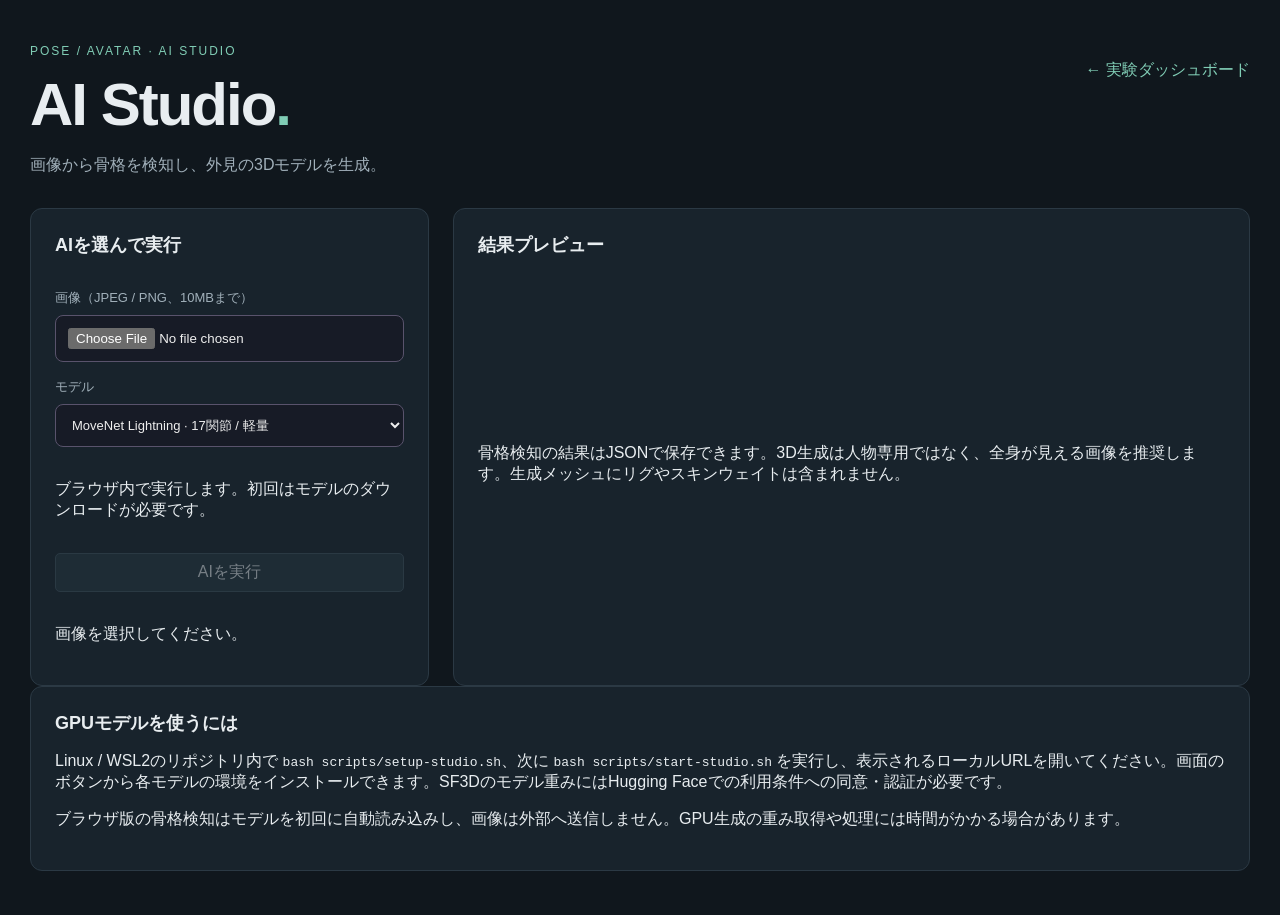
<file: docs/studio.html>
<!doctype html><html lang="ja"><head><meta charset="utf-8"><meta name="viewport" content="width=device-width,initial-scale=1"><title>AI Studio · Research Lab</title><link rel="stylesheet" href="style.css"><style>[hidden]{display:none!important}.studio-grid{display:grid;grid-template-columns:minmax(260px,1fr) minmax(0,2fr);gap:24px}.controls{display:grid;gap:16px}.controls label{display:grid;gap:8px}input,select{padding:12px;background:#171b26;color:#eee;border:1px solid #59536c;border-radius:8px;width:100%;box-sizing:border-box}canvas{max-width:100%;height:auto}#avatar-view{height:420px}button:disabled{opacity:.45}#status{white-space:pre-wrap}a.download{display:inline-block;margin:12px} @media(max-width:760px){.studio-grid{grid-template-columns:1fr}}</style><script type="importmap">{"imports":{"three":"https://cdn.jsdelivr.net/npm/three@0.170.0/build/three.module.js","three/addons/":"https://cdn.jsdelivr.net/npm/three@0.170.0/examples/jsm/"}}</script></head><body><main><header><div class="eyebrow">POSE / AVATAR · AI STUDIO</div><h1>AI Studio<span class="dot">.</span></h1><p>画像から骨格を検知し、外見の3Dモデルを生成。</p><a href="index.html">← 実験ダッシュボード</a></header><div class="studio-grid"><section class="panel controls"><h2>AIを選んで実行</h2><label>画像（JPEG / PNG、10MBまで）<input id="image" type="file" accept="image/jpeg,image/png"></label><label>モデル<select id="model"><optgroup label="骨格検知 · ブラウザ内で実行"><option value="movenet-lightning">MoveNet Lightning · 17関節 / 軽量</option><option value="movenet-thunder">MoveNet Thunder · 17関節 / 高精度</option><option value="posenet">PoseNet · 17関節</option><option value="blazepose">BlazePose · 33関節 / 3D座標</option></optgroup><optgroup label="外見の3D生成 · ローカルGPUサーバー"><option value="triposr">TripoSR · 色付きGLB</option><option value="sf3d">Stable Fast 3D · テクスチャ付きGLB</option></optgroup></select></label><p id="model-info"></p><div id="backend-controls" hidden><label>ローカルサーバー<input id="server" value="http://127.0.0.1:8765" readonly></label><button id="connect">接続状態を確認</button><p id="backend-status">GPUモデルの導入状況は接続後に表示します。</p><p>同じPCで起動したサーバーへ画像を送信します。スマホからPCのlocalhostには接続できません。</p></div><button id="run" disabled>AIを実行</button><p id="status" role="status" aria-live="polite">画像を選択してください。</p><a id="download" class="download" hidden>結果をダウンロード</a></section><section class="panel"><h2>結果プレビュー</h2><canvas id="pose-view" aria-label="入力画像と検出骨格"></canvas><div id="avatar-view" hidden></div><p>骨格検知の結果はJSONで保存できます。3D生成は人物専用ではなく、全身が見える画像を推奨します。生成メッシュにリグやスキンウェイトは含まれません。</p></section></div><section class="panel"><h2>GPUモデルを使うには</h2><p>Linux / WSL2のリポジトリ内で <code>bash scripts/setup-studio.sh</code>、次に <code>bash scripts/start-studio.sh</code> を実行し、表示されるローカルURLを開いてください。画面のボタンから各モデルの環境をインストールできます。SF3Dのモデル重みにはHugging Faceでの利用条件への同意・認証が必要です。</p><p>ブラウザ版の骨格検知はモデルを初回に自動読み込みし、画像は外部へ送信しません。GPU生成の重み取得や処理には時間がかかる場合があります。</p></section></main><script type="module" src="studio.js"></script></body></html>
</file>
<file: docs/style.css>
:root{color-scheme:dark;font-family:Inter,'Segoe UI','Yu Gothic',sans-serif;background:#10171d;color:#e8edf0}*{box-sizing:border-box}body{margin:0}main{max-width:1280px;margin:auto;padding:44px 30px}header{position:relative;margin-bottom:32px}.eyebrow{font-size:12px;letter-spacing:2px;color:#80cdb5}h1{font-size:clamp(32px,5vw,60px);letter-spacing:-2px;margin:12px 0}.dot{color:#80cdb5}header p{color:#a1b0ba}header a{position:absolute;right:0;top:16px}a{color:#80cdb5;text-decoration:none}.notice{padding:16px 20px;background:#21352f;border-left:3px solid #80cdb5;border-radius:4px;color:#c3ddd3;font-size:14px}.stats{display:grid;grid-template-columns:1fr 1fr 2fr;gap:16px;margin:24px 0}.stats>div,.panel{background:#18232c;border:1px solid #2b3944;border-radius:12px;padding:24px}.stats span{display:block;color:#a1b0ba;font-size:13px}.stats strong{display:block;font-size:36px;margin-top:12px}.stats .date{font-size:22px}.layout{display:grid;grid-template-columns:3fr 2fr;gap:20px;margin-bottom:20px}h2{font-size:18px;margin:0 0 16px}.section-head{display:flex;justify-content:space-between;gap:16px;align-items:baseline}label{color:#a1b0ba;font-size:13px}select,button{background:#263842;color:#e8edf0;border:1px solid #405460;padding:8px;border-radius:5px;font:inherit}button{cursor:pointer}.scroll{overflow:auto}table{border-collapse:collapse;width:100%;font-size:13px}th,td{padding:14px 8px;text-align:left;border-bottom:1px solid #2b3944}th{color:#a1b0ba;white-space:nowrap}td small{display:block;color:#a1b0ba;margin-top:5px}.badge{color:#f6ce7b}.measured{color:#80cdb5}#viewport{width:100%;height:300px;background:#10171d;border-radius:8px}#viewport canvas{display:block;width:100%;height:100%}.viewer p,.hint{font-size:12px;color:#a1b0ba}#analysis{font-size:14px;line-height:1.8;color:#c1cdd5}#error{color:#ffb6b6}footer{margin-top:26px;line-height:1.8;color:#8b9da8;font-size:12px}footer a{margin-left:12px}button:focus-visible,select:focus-visible,a:focus-visible{outline:2px solid #80cdb5;outline-offset:3px}@media(max-width:850px){.layout{grid-template-columns:1fr}.stats{grid-template-columns:1fr 1fr}.stats>div:last-child{grid-column:span 2}main{padding:28px 16px}header a{position:static}.panel{padding:18px}}
</file>
